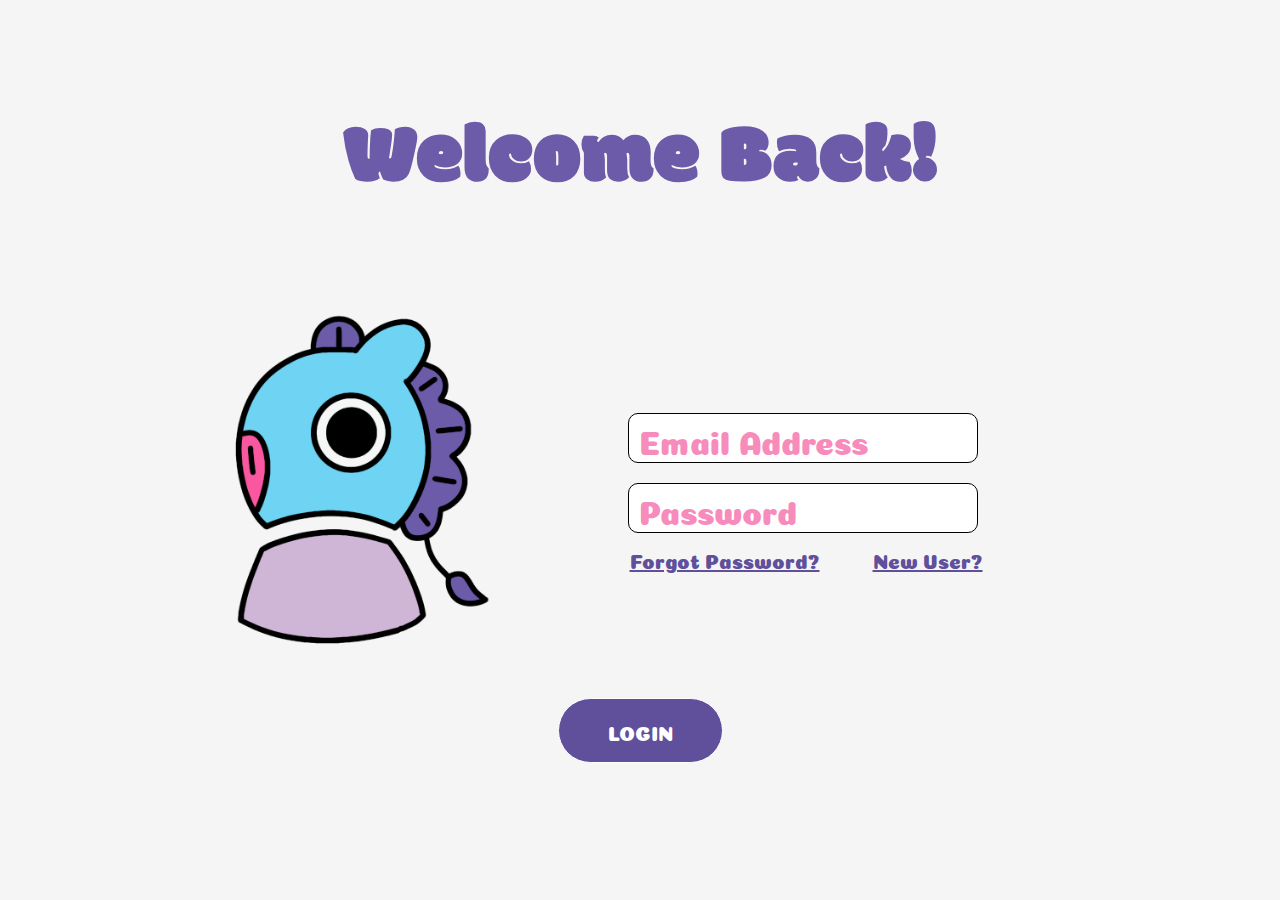
<file: index.html>
<!DOCTYPE html>
<html lang="en">
<head>
    <meta charset="UTF-8">
    <meta name="viewport" content="width=device-width, initial-scale=1.0">
    <title>Login | MisaMisa</title>
    <link rel="preconnect" href="https://fonts.googleapis.com">
    <link rel="preconnect" href="https://fonts.gstatic.com" crossorigin>
    <link href="https://fonts.googleapis.com/css2?family=Modak&display=swap" rel="stylesheet">
    <link href="https://fonts.googleapis.com/css2?family=Coiny&display=swap" rel="stylesheet">
    <link rel="icon" href="images/favicon.ico" type="image/x-icon">
    <link rel="stylesheet" href="style.css">
</head>
<body>
    <div class="container">
        <h1 class="login-header">Welcome Back!</h1>
        <div class="login-content">
            <div class="login-image">
                <img src="images/login-icon.png" alt="Login Icon">
            </div>
            <div class="form2">
                <div class="inputs">
                    <input type="text" id="username" placeholder="Email Address">
                    <input type="password" id="password" placeholder="Password">
                </div>
                <div class="nav-container">
                    <div class="nav-pages-tags">
                        <a href="404PageNotFound.html">
                            <p>Forgot Password?</p>
                        </a>
                        <a href="signup.html">
                            <p>New User?</p>
                        </a>
                    </div>
                </div>
            </div>
        </div>
        <div class="login-btn">
            <button onClick="LoginButton()">LOGIN</button>
        </div>
    </div>
    <script>
        function LoginButton() {
            alert("Logged in successfully.");
        }
    </script>
</body>
</html>
</file>
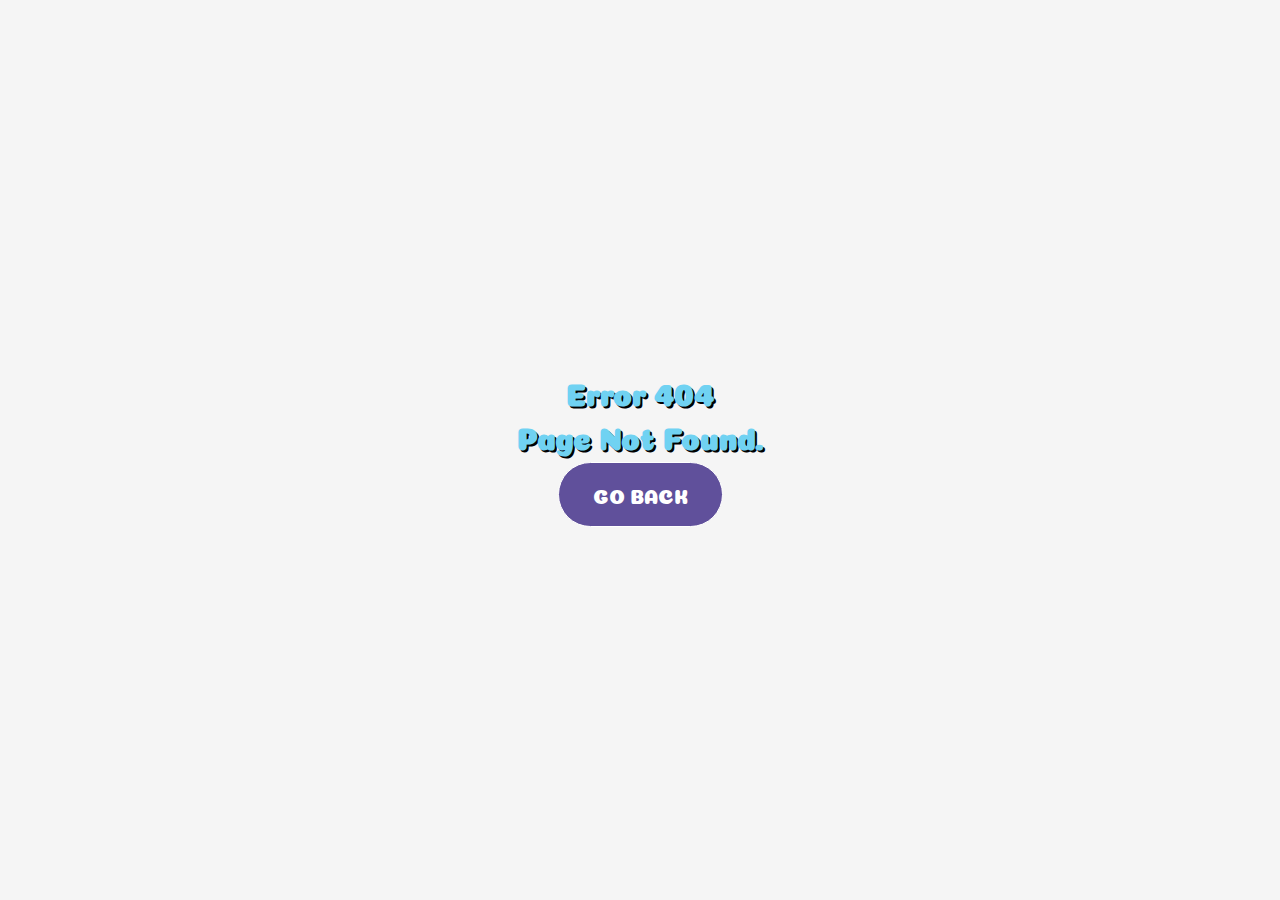
<file: 404PageNotFound.html>
<!DOCTYPE html>
<html lang="en">
<head>
    <meta charset="UTF-8">
    <meta name="viewport" content="width=device-width, initial-scale=1.0">
    <title>Error 404</title>
    <link rel="preconnect" href="https://fonts.googleapis.com">
    <link rel="preconnect" href="https://fonts.gstatic.com" crossorigin>
    <link href="https://fonts.googleapis.com/css2?family=Modak&display=swap" rel="stylesheet">
    <link href="https://fonts.googleapis.com/css2?family=Coiny&display=swap" rel="stylesheet">
    <link rel="icon" href="images/favicon.ico" type="image/x-icon">
    <link rel="stylesheet" href="style.css">
</head>
<body>
   <div class="ErrorContainer">
       <h3>Error 404</h3>
       <h4>Page Not Found.</h4>
       <div class="ReturnBtn"><button onclick="window.location.href='index.html'">GO BACK</button></div>
   </div>
</body>
</html>
</file>
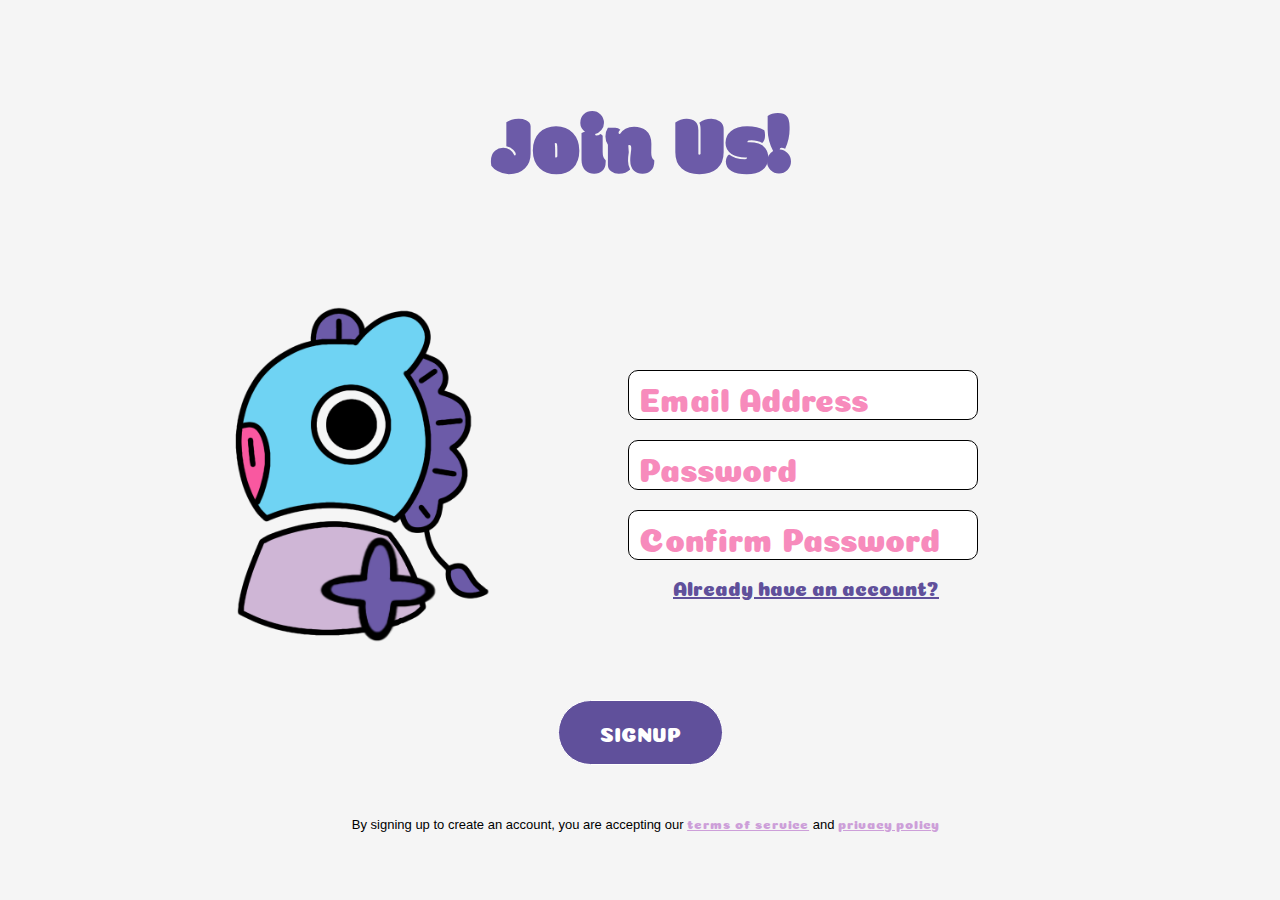
<file: signup.html>
<!DOCTYPE html>
<html lang="en">
<head>
    <meta charset="UTF-8">
    <meta name="viewport" content="width=device-width, initial-scale=1.0">
    <title>Create an Account</title>
    <link rel="preconnect" href="https://fonts.googleapis.com">
    <link rel="preconnect" href="https://fonts.gstatic.com" crossorigin>
    <link href="https://fonts.googleapis.com/css2?family=Modak&display=swap" rel="stylesheet">
    <link href="https://fonts.googleapis.com/css2?family=Coiny&display=swap" rel="stylesheet">
    <link rel="icon" href="images/favicon.ico" type="image/x-icon">
    <link rel="stylesheet" href="style.css">
</head>
<body>
    <div class="SignUpContainer">
        <h1 class="login-header">Join Us!</h1>
        <div class="login-content">
            <div class="login-image">
                <img src="images/signup-icon.png" alt="Login Icon">
            </div>
            <div class="form2">
                <div class="inputs">
                    <input type="text" id="createusername" placeholder="Email Address">
                    <input type="password" id="createpassword" placeholder="Password">
                    <input type="password" id="confpassword" placeholder="Confirm Password">
                </div>
                <div class="nav-container">
                    <div class="nav-pages-tags">
                        <a href="index.html">
                            <p>Already have an account?</p>
                        </a>
                    </div>
                </div>
            </div>
        </div>
        <div class="ReturnBtn">
            <button onClick="LoginButton()">SIGNUP</button>
        </div>
        <div class="TermsServ">
            <p>&nbsp;&nbsp;&nbsp;By signing up to create an account, you are accepting our <a href="404PageNotFound.html">terms of service</a> and <a href="404PageNotFound.html">privacy policy</a> </p>
        </div>
    </div>
    <script>
        function LoginButton() {
            alert("Signed In successfully.");
        }
    </script>
</body>
</html>
</file>
<file: style.css>
#username::placeholder, #password::placeholder, #createusername::placeholder,#createpassword::placeholder,#confpassword::placeholder {
    color: #f4579eaf;
}

* {
    margin: 0;padding: 0;
    box-sizing: border-box;
}
a {
    color:#60509b;
    text-decoration: underline;font-family: 'Coiny';
    
}
.TermsServ p {
    font-family: 'Helvetica';
}
.TermsServ a {
    color:#cd9fd9;text-decoration: underline;
}
.TermsServ {
    display:flex;flex-direction: column;align-items: center;
    justify-content: center;margin-top: 50px;font-size: 13px;
}
.ErrorContainer {
    display:flex;flex-direction: column;justify-content: center;align-items: center;gap:10px;
}
.ErrorContainer h3,h4 {
    font-size: 30px;   color:#70D2F2;text-shadow: 2px 2px 0px black;font-family: 'Coiny';
}
.ErrorContainer a {
    font-size: 25px;font-family: 'Coiny';
}
body {
    font-family: 'Modak', sans-serif;
    display: flex;
    justify-content: center;
    align-items: center;
    height: 100vh;
    text-align: center;
    margin: 0;background:whitesmoke;
  }


.container {
    display: flex;
    flex-direction: column;
    align-items: center;
    justify-content: center;
    width: 100%;
    max-width: 800px;
    margin-top:-40px;
}
.SignUpContainer {
    display: flex;
    flex-direction: column;
    align-items: center;
    justify-content: center;
    width: 100%;
    max-width: 800px;
    margin-top:20px;
}


.login-header {
    font-size: 85px;
    color: #6C5BA8;
    font-weight: 100;
}


.login-content {
    display: flex;
    justify-content: center;
    align-items: center;
    width: 100%;
    margin-top: 50px;
}
.form2 {
    display:flex;flex-direction:column;align-items:center;width:100%;
}
.login-image {
    flex: 1;
    text-align: left;
}
@keyframes float {
0% { transform: translateY(0); }
50% { transform: translateY(-10px); }
100% { transform: translateY(0); }
}

.login-image img {
height: 425px;
margin-left: -100px;
animation: float 3s ease-in-out infinite;
}


.inputs {
    flex: 1;
    display: flex;
    flex-direction: column;
    gap: 20px;
    align-items: center;

}

.inputs input {
    width: 350px;
    height: 50px; 
    font-size: 32px; 
    color: #F4579D;
    font-family: 'Coiny', sans-serif;
    padding: 0 10px; padding-top:3px;
    box-sizing: border-box;
    line-height: 40px; 
    border:1px solid black;border-radius: 10px;outline: none;
}
.inputs input:focus{
    box-shadow: 5px 5px 5px #60509b;
    transition: box-shadow 0.3s ease-in-out;border:2px solid #60509b;outline: none;
}


.nav-pages-tags {
    display: flex;
    justify-content: space-around;
    width: 100%;
    font-size: 20px;
    margin-top: 15px;gap:20px;
    font-family: 'Modak',sans-serif;
}
.nav-pages-tags p {
    margin:0 13px; margin-left:20px;
}

.login-btn {
    margin-top:-10px;display:flex;justify-content: center;
}
.ReturnBtn  {
    margin-top:0px;display:flex;justify-content: center;
}


.login-btn button,.ReturnBtn button {
    height: 65px;
    font-size: 20px;
    width: 165px;position: relative;
    font-family: 'Coiny',sans-serif;color:#fff;border-radius: 59px;
    background: #60509b;border:0.1px solid white;
}
.login-btn:hover button,.ReturnBtn:hover button{
    background:#58498c;color:#e4e2e2;border:0.1px solid white;
}

@media screen and (max-width: 1000px) {
    body {
        display:flex;flex-direction: column;
        align-items: center;text-align: center;margin: 0 0px;height: 1;padding: 0;
    }
    .container {
        max-width:100%;margin-top: -40px;
    }
    .SignUpContainer {
        max-width: 100%;margin-top: 86px;
    }
    .login-header {
        font-size: 40px;
        margin-top: -100px;
    }
    .login-content {
        display: flex;
        flex-direction: column; align-items: center;
        justify-content: center;width: 100%;
    }
    .login-image {
        align-items: center;
    }
    .login-image img {
        height: 250px;display:float;margin-left:auto;margin-right:auto;margin-top:-25px;
    }
    .inputs {
    flex: 1;display: flex;
    flex-direction: column;
    gap: 12px;align-items: center;;
    }
    .inputs input{
        height: 40px;width: 260px;font-size:20px;
    }
    .inputs input:focus{
        border:1px solid #6C5BA8;
    }
    .nav-pages-tags p{
        font-size:14px;gap:5px;
    }
    .login-btn {
        position: relative;margin-top: 15px;
    }
    .ReturnBtn {
        position:relative;margin-top: 15px;
    }
    .login-btn button,.ReturnBtn button {
        font-size:15px;height: 55px;width: 150px;text-align: center;
        display: flex;align-items: center;justify-content: center;padding: 0;
    }

    .ErrorContainer h3,h4 {
        font-size: 25px;
    }
    .ErrorContainer h5{
        font-size: 18px;
    }
    .ErrorContainer a {
        font-size: 20px;
    }
    .TermsServ {
        margin-top: 15px;
    }
    .TermsServ p,a {
        display: flex;flex-direction: column;justify-content: center;
        align-items: center;font-size: 10px;
    }
}
</file>
